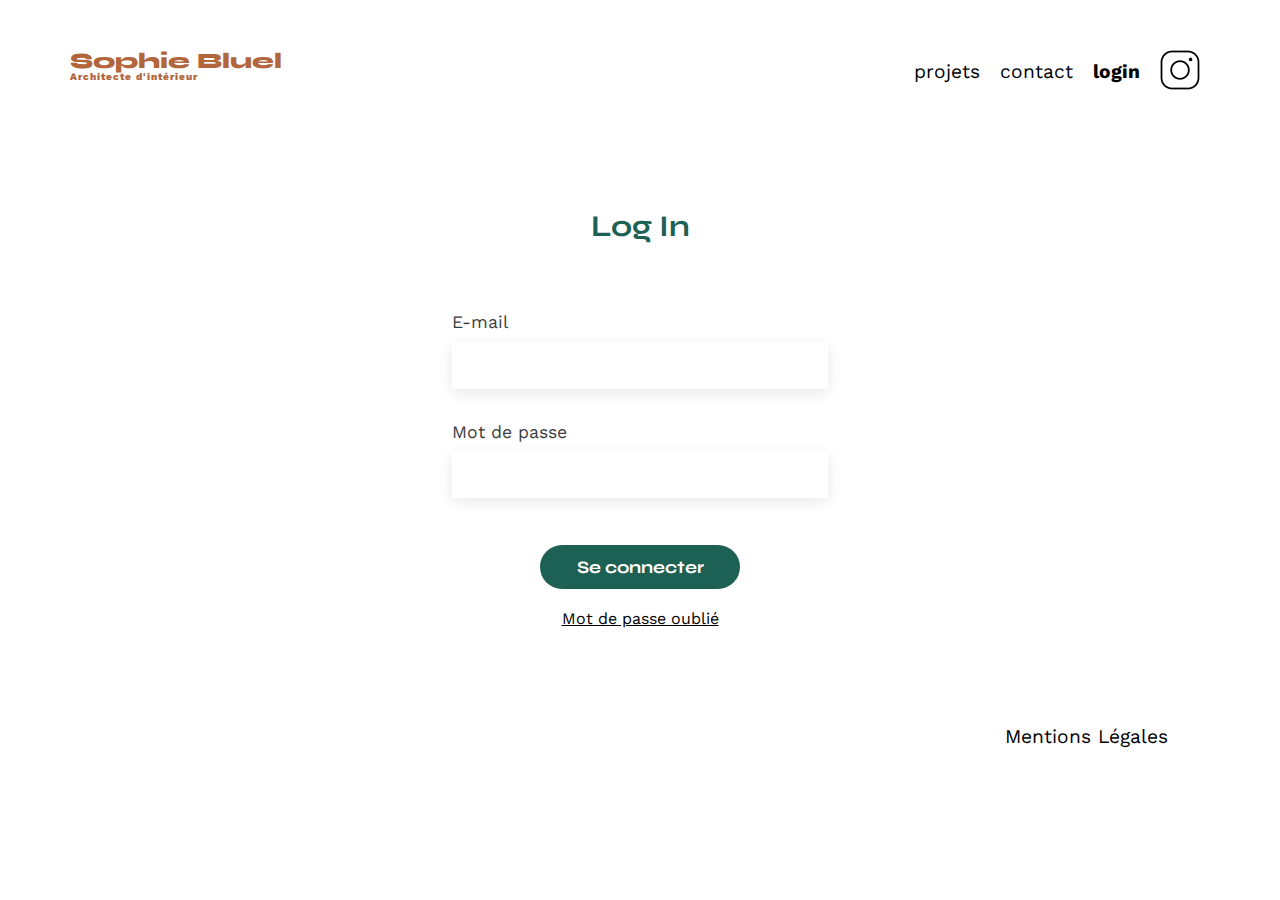
<file: FrontEnd/login.html>
<!DOCTYPE html>
<html lang="fr">

<head>
    <meta charset="UTF-8">
    <title>Sophie Bluel - Architecte d'intérieur</title>
    <meta name="viewport" content="width=device-width, initial-scale=1.0">
    <link rel="preconnect" href="https://fonts.googleapis.com">
    <link rel="preconnect" href="https://fonts.gstatic.com" crossorigin>
    <link href="https://fonts.googleapis.com/css2?family=Syne:wght@700;800&family=Work+Sans&display=swap" rel="stylesheet">
    <meta name="description" content="">
    <link rel="stylesheet" href="./assets/style.css">
    <script src="./script/security.js" defer></script>
    <script src="./script/utils.js" defer></script>
    <script src="./script/notif.js" defer></script>
		<link rel="apple-touch-icon" sizes="180x180" href="./apple-touch-icon.png">
	<link rel="icon" type="image/png" sizes="32x32" href="./favicon-32x32.png">
	<link rel="icon" type="image/png" sizes="16x16" href="./favicon-16x16.png">
	<link rel="manifest" href="/.site.webmanifest">
</head>

<body>
    <header>
        <a href="index.html" class="logo-container">
            <h1>Sophie Bluel <span>Architecte d'intérieur</span></h1>
        </a>
		<nav>
			<ul>
				<li><a href="index.html#js-portfolio">projets</a></li>
				<li><a href="index.html#contact">contact</a></li>
				<li id="loginBtn"><a href="login.html"><strong>login</strong></a></li>
				<li><img src="./assets/icons/instagram.png" alt="Instagram"></li>
			</ul>
		</nav>
    </header>
    <main>
        <section id="login">
            <h2>Log In</h2>
            <form action="#" method="post" id="login-form" autocomplete="on">
                <label for="email">E-mail</label>
                <input type="email" name="email" id="email" autocomplete="email" />
                <label for="password">Mot de passe</label>
                <input type="password" name="password" id="password" autocomplete="current-password" />
                <button class="button" type="submit">Se connecter</button>
                <span class="error-message"></span>
            </form>
            <a href="">Mot de passe oublié</a>
        </section>
    </main>
    <footer>
        <nav>
            <ul>
                <li>Mentions Légales</li>
            </ul>
        </nav>
    </footer>
</body>

</html>
</file>
<file: FrontEnd/assets/style.css>
/* http://meyerweb.com/eric/tools/css/reset/
   v2.0 | 20110126
   License: none (public domain)
*/

html,
body,
div,
span,
applet,
object,
iframe,
h1,
h2,
h3,
h4,
h5,
h6,
p,
blockquote,
pre,
a,
abbr,
acronym,
address,
big,
cite,
code,
del,
dfn,
em,
img,
ins,
kbd,
q,
s,
samp,
small,
strike,
strong,
sub,
sup,
tt,
var,
b,
u,
i,
center,
dl,
dt,
dd,
ol,
ul,
li,
fieldset,
form,
label,
legend,
table,
caption,
tbody,
tfoot,
thead,
tr,
th,
td,
article,
aside,
canvas,
details,
embed,
figure,
figcaption,
footer,
header,
hgroup,
menu,
nav,
output,
ruby,
section,
summary,
time,
mark,
audio,
video {
	margin: 0;
	padding: 0;
	border: 0;
	font-size: 100%;
	font: inherit;
	vertical-align: baseline;
}

/* HTML5 display-role reset for older browsers */
article,
aside,
details,
figcaption,
figure,
footer,
header,
hgroup,
menu,
nav,
section {
	display: block;
}

body {
	line-height: 1;
}

ol,
ul {
	list-style: none;
}

blockquote,
q {
	quotes: none;
}

blockquote:before,
blockquote:after,
q:before,
q:after {
	content: '';
	content: none;
}

table {
	border-collapse: collapse;
	border-spacing: 0;
}

/** end reset css**/

body {
	max-width: 1140px;
	margin: auto;
	font-family: 'Work Sans';
	font-size: 1rem;
}

.logo-container {
	text-decoration: none;
}

#title-link {
	text-decoration: none;
}

#editModeBar {
    background-color: #000000;
    color: #ffffff;
    text-align: center;
    padding: 10px 0;
    width: 100vw;
    position: absolute;
    top: 0;
    left: 0;
    z-index: 1000;
    display: flex;
    justify-content: center;
    align-items: center;
    box-sizing: border-box;
}

#editModeBar a {
    color: #ffffff; 
    text-decoration: none;
}

header {
	display: flex;
	justify-content: space-between;
	margin: 50px 0
}

section {
	margin: 50px 0
}

h1 {
	display: flex;
	flex-direction: column;
	font-family: 'Syne';
	font-size: 22px;
	font-weight: 800;
	color: #B1663C
}

h1>span {
	font-family: 'Work Sans';
	font-size: 10px;
	letter-spacing: 0.1em;
	;
}

h2 {
	font-family: 'Syne';
	font-weight: 700;
	font-size: 30px;
	color: #1D6154
}

nav ul {
	display: flex;
	align-items: center;
	list-style-type: none;
	cursor: pointer;

}

nav li {
	padding: 0 10px;
	font-size: 1.2em;
}

nav li a {
	text-decoration: none;
	color: black;
}

nav li a strong {
	font-weight: bold;
}

nav li a:hover {
	color: #B1663C;
}

li:hover {
	color: #B1663C;
}

/*Login screen only*/

#login {
	margin: 0 auto;
	padding: 68px 0;
	display: flex;
	flex-direction: column;
	align-items: center;
}

#login form {
	display: flex;
	flex-direction: column;
	gap: 10px;
	padding-top: 18px;
	width: 33%;
}

#login label {
	margin-top: 25px;
	font-size: 1.1rem;
	color: #3D3D3D;
}

#login input {
	height: 45px;
	min-width: 250px;
	background: #ffffff;
	box-shadow: 0px 4px 14px rgba(0, 0, 0, 0.09);
	border: none;
	font-size: 1.5em;
	color: #1D6154;
}

#login input:focus {
	border: 2px solid green;
	outline: none;
}

#login button {
	font-family: "Syne";
	border: none;
	font-size: 1.1em;
	font-weight: 700;
	color: white;
	background-color: #1d6154;
	height: 2.5em;
	width: 50%;
	min-width: 200px;
	text-align: center;
	border-radius: 60px;
	cursor: pointer;
	margin: 37px auto 0 auto;
}

#login button:hover {
	box-shadow: 0px 5px 15px rgba(0, 0, 0, 0.09);
}

#login a {
	color: #000000;
	font-size: 1rem;
}

/* Notifications */

.error-message {
	text-align: center;
	padding: 6px 0 6px 0;
	color: #d65353;
}

.loading-indicator {
	position: fixed;
	top: 24px;
	left: 50%;
	transform: translateX(-50%);
	background-color: #ffffff;
	border: 1px solid #ccc;
	color: #B1663C;
	padding: 10px;
	border-radius: 60px;
	box-shadow: 0px 0px 10px rgba(0, 0, 0, 0.1);
	z-index: 9998;
}

.loading-indicator.success {
	background-color: #048508;
	/* Green */
	color: #ffffff;
}

.loading-indicator.error {
	background-color: #e0857f;
	/* Red */
	color: #ffffff;
	z-index: 9999;
	top: 32px;
}

#cancelDelete {
	border: none;
	text-decoration: underline;
	font-size: 1.1rem;
	color: #1d6add;
	background-color: #e0857f;
}

#logoutMessage {
	position: fixed;
	top: 20px;
	left: 50%;
	transform: translateX(-50%);
	background-color: #ffffff;
	border: 1px solid #ccc;
	color: #B1663C;
	padding: 10px;
	border-radius: 60px;
	box-shadow: 0px 0px 10px rgba(0, 0, 0, 0.1);
	display: none;
	z-index: 1000;
}

#logoutMessage.show {
	display: block;
}

/* edit button*/
#editBtn {
	font-family: 'Work Sans';
	font-size: 1rem;
	text-decoration: none;
}

#editBtn a {
	text-decoration: none;
	margin-left: 18px;
	color: #292727;
	font-weight: 100;
}

#editBtn a:hover {
	color: #B1663C;
}

/* edit gallery modal */
#edit-modal {
	position: fixed;
	top: 0;
	left: 0;
	width: 100%;
	height: 100%;
	background: rgba(0, 0, 0, 0.5);
	display: flex;
	justify-content: center;
	align-items: center;
	z-index: 2000;
}

#edit-modal.show {
	display: flex;
}

@keyframes fadeIn {
	from {
		opacity: 0;
	}

	to {
		opacity: 1;
	}
}

@keyframes fadeOut {
	from {
		opacity: 1;
	}

	to {
		opacity: 0;
	}
}

.modal-background {
	position: fixed;
	top: 0;
	left: 0;
	width: 100%;
	height: 100%;
	background: rgba(0, 0, 0, 0.3);
	display: flex;
	justify-content: center;
	align-items: center;
	z-index: 9996;
	box-sizing: border-box;
}

.modal-background.show {
	display: block;
}

.modal-header {
	display: flex;
	flex-direction: row;
	justify-content: space-between;
	align-items: center;
	width: 90%;
	margin: 0px 16px 0px 0px;
	padding: 0px 16px 0px 0px;
	box-sizing: border-box;
}

.modal-content {
	width: 84%;
	margin: 0px;
}

.back {
	border: none;
	background-color: transparent;
	font-size: 2rem;
}

#modal-return {
	font-size: 1.2rem;
}

.modal-flex-space {
	width: 90%;
}

.close {
	width: 5px;
	font-size: 1.6rem;
	transition: transform 0.3s ease;
	transform-origin: center;
	background-color: #ffffff;
	border: none;
}

.close:hover {
	transform: rotate(25deg);
}

#gallery-edit-title {
	color: #000;
	background-color: #ffffff;
	text-align: center;
	font-family: "Work Sans";
	font-size: 1.8rem;
	font-style: normal;
	font-weight: 400;
	line-height: normal;
	margin: 8px 0px 24px 0px;
	padding: 10px;
	box-sizing: border-box;
}

.modal-window {
	position: relative;
	background-color: #ffffff;
	border-radius: 8px;
	width: 100%;
	max-width: 750px;
	max-height: 85%;
	overflow-y: auto;
	/* Enable scrolling for overflowing content */
	box-shadow: 0 2px 10px rgba(0, 0, 0, 0.1);
	padding: 16px;
	box-sizing: border-box;
	transition: opacity 0.5s ease-in-out;
	opacity: 0;
	display: flex;
	flex-direction: column;
	justify-content: flex-start;
	align-items: center;
	z-index: 9997;
}

.modal.show .modal-window {
	opacity: 1;
}

.fade-in {
	animation-name: fadeIn;
}

.fade-out {
	animation-name: fadeOut;
}

.camera-roll {
	margin: 0px 0px 0px 0px;
	padding: 0px 0px 0px 0px;
	width: 85%;
}

.gallery-roll {
	border-bottom: 1px rgb(199, 199, 199) solid;
	display: grid;
	grid-template-columns: 1fr 1fr 1fr 1fr 1fr;
	grid-column-gap: 12px;
	grid-row-gap: 24px;
	margin: 24px 0px 24px 0px;
	padding: 0px 0px 0px 0px;
	width: 100%;
}

.article-admin {
	position: relative;
	display: inline-block;
}

.delete-icon {
	position: absolute;
	top: 10px;
	right: 10px;
	color: rgb(0, 0, 0);
	cursor: pointer;
	border-radius: 50%;
	padding: 5px;
	font-size: 16px;
	text-shadow: rgb(255, 255, 255) 1px 0 10px;
}

.delete-icon:hover {
	box-shadow: 1px 1px 1px rgba(252, 252, 252);
}

.article-admin img {
	width: 100%;

}

#add-picture-btn {
	font-family: "Syne";
	border: none;
	font-size: 0.9em;
	font-weight: 700;
	color: white;
	background-color: #1d6154;
	height: 2.5em;
	text-align: center;
	border-radius: 60px;
	cursor: pointer;
	margin: 22px auto 22px auto;
	padding: 0px 8px 0px 8px;
	min-width: 14rem;
	display: flex;
	justify-content: center;
	align-items: center;
}

/* Modal 2: photo upload */

.add-photo-form {
	width: 100%;
}

.add-photo-content {
	display: flex;
	flex-direction: column;
	justify-content: center;
	align-items: center;
	padding: 0px;
	width: 100%;
}

#photoForm {
	display: flex;
	flex-direction: column;
	width: 100%;
	gap: 10px;
}

.upload-box {
	display: flex;
	flex-direction: column;
	align-items: center;
	justify-content: center;
	background-color: #E8F1F6;
	width: 100%;
	margin: 0px 0px 24px 0px;
}

#iconImg {
	font-size: 6rem;
	padding-top: 16px;
	color: #c9c9c9;
}

.image-preview {
	max-width: 600px;
	height: 200px;
}

/* Button group for input and label */
.upload-btn-group {
	position: relative;
	display: inline-block;
	border: none;
	background-color: transparent;
	cursor: pointer;
	padding: 10px 20px;
	font-size: 16px;
	text-align: center;
}

/* Label style */
.upload-btn {
	z-index: 0;
	cursor: pointer;
	display: inline-block;
	padding: 10px 20px;
	background-color: #CBD6DC;
	border: 1px solid #CBD6DC;
	color: #306685;
	font-family: "Work Sans";
	font-size: 16px;
	font-style: normal;
	font-weight: 500;
	line-height: normal;
	border-radius: 50px;
	cursor: pointer;
	text-align: center;
}

/* Input style - hidden but clickable */
.upload-box input[type="file"] {
	z-index: 1;
	opacity: 0;
	position: absolute;
	top: 0;
	left: 0;
	width: 100%;
	height: 100%;
	cursor: pointer;
}

#file-upload-note {
	margin: 8px 0px 16px 0px;
	color: #747474;
}

.border-bottom {
	border-bottom: 1px rgb(199, 199, 199) solid;
	margin: 16px 0px 0px 0px;
}

.submit-btn-off {
	font-family: "Syne";
	border: none;
	font-size: 0.9em;
	font-weight: 700;
	color: white;
	background-color: #A7A7A7;
	height: 2.5em;
	text-align: center;
	border-radius: 60px;
	cursor: pointer;
	margin: 24px auto 32px auto;
	padding: 0px 8px 0px 8px;
	min-width: 14rem;
	display: flex;
	justify-content: center;
	align-items: center;
}

.submit-btn {
	font-family: "Syne";
	border: none;
	font-size: 0.9em;
	font-weight: 700;
	color: white;
	background-color: #1d6154;
	height: 2.5em;
	text-align: center;
	border-radius: 60px;
	cursor: pointer;
	margin: 24px auto 32px auto;
	padding: 0px 8px 0px 8px;
	min-width: 14rem;
	display: flex;
	justify-content: center;
	align-items: center;
}

#add-picture-btn:hover {
	box-shadow: 0px 3px 8px rgba(0, 0, 0, 0.2);
}

.form-group {
	display: flex;
	flex-direction: column;
}

#title,
#category {
	background: #FFF;
	box-shadow: 0px 4px 14px 0px rgba(0, 0, 0, 0.09);
	border-style: none;
	height: 4rem;
	font-size: 1.5rem;
}

#photoForm label[for="title"] {
	color: #3D3D3D;
	font-family: "Work Sans";
	font-size: 1.3rem;
	margin-bottom: 12px;
	font-weight: 400;
}

#photoForm label[for="category"] {
	color: #3D3D3D;
	font-family: "Work Sans";
	font-size: 1.2rem;
	margin-bottom: 12px;
}

#photoForm input[type="text"],
#photoForm select {
	font-size: 1.2rem;
	padding-left: 16px;
	padding-right: 16px;
	color: #5e5e5e;
}

/* Utility classes */

.hidden {
	display: none;
}

#introduction {
	display: flex;
	align-items: center;
}

#introduction figure {
	flex: 1
}

#introduction img {
	display: block;
	margin: auto;
	width: 80%;
}

#introduction article {
	flex: 1
}

#introduction h2 {
	margin-bottom: 1em;
}

#introduction p {
	margin-bottom: 0.5em;
}

section h2 {
	text-align: center;
	margin-bottom: 1em;
}

.filters {
	display: flex;
	flex-wrap: wrap;
	justify-content: center;
	gap: 1em;
	padding: 2em 0 3em 0;
}

.filters button {
	font-family: 'Syne';
	font-weight: 700;
	font-size: 16px;
	color: #1D6154;
	border: 1px solid #1D6154;
	border-radius: 60px;
	padding: 0.5em 1em;
	background-color: unset;
}

.filters button:hover {
	background-color: #1D6154;
	color: white;
	transition: 0.40s;
}

.filters button.active {
	background-color: #1D6154;
	color: white;
}

.gallery {
	width: 100%;
	display: grid;
	grid-template-columns: 1fr 1fr 1fr;
	grid-column-gap: 20px;
	grid-row-gap: 20px;
}

.gallery img {
	width: 100%;

}

#contact {
	width: 50%;
	margin: auto;
}

#contact>* {
	text-align: center;

}

#contact h2 {
	margin-bottom: 20px;
}

#contact form {
	text-align: left;
	margin-top: 30px;
	display: flex;
	flex-direction: column;
}

#contact input {
	height: 50px;
	font-size: 1.2em;
	border: none;
	box-shadow: 0px 4px 14px rgba(0, 0, 0, 0.09);
}

#contact label {
	margin: 2em 0 1em 0;
}

#contact textarea {
	border: none;
	box-shadow: 0px 4px 14px rgba(0, 0, 0, 0.09);
}

input[type="submit"] {
	font-family: 'Syne';
	font-weight: 700;
	color: white;
	background-color: #1D6154;
	margin: 2em auto;
	width: 180px;
	text-align: center;
	border-radius: 60px;
}

footer nav ul {
	display: flex;
	justify-content: flex-end;
	margin: 2em
}
</file>
